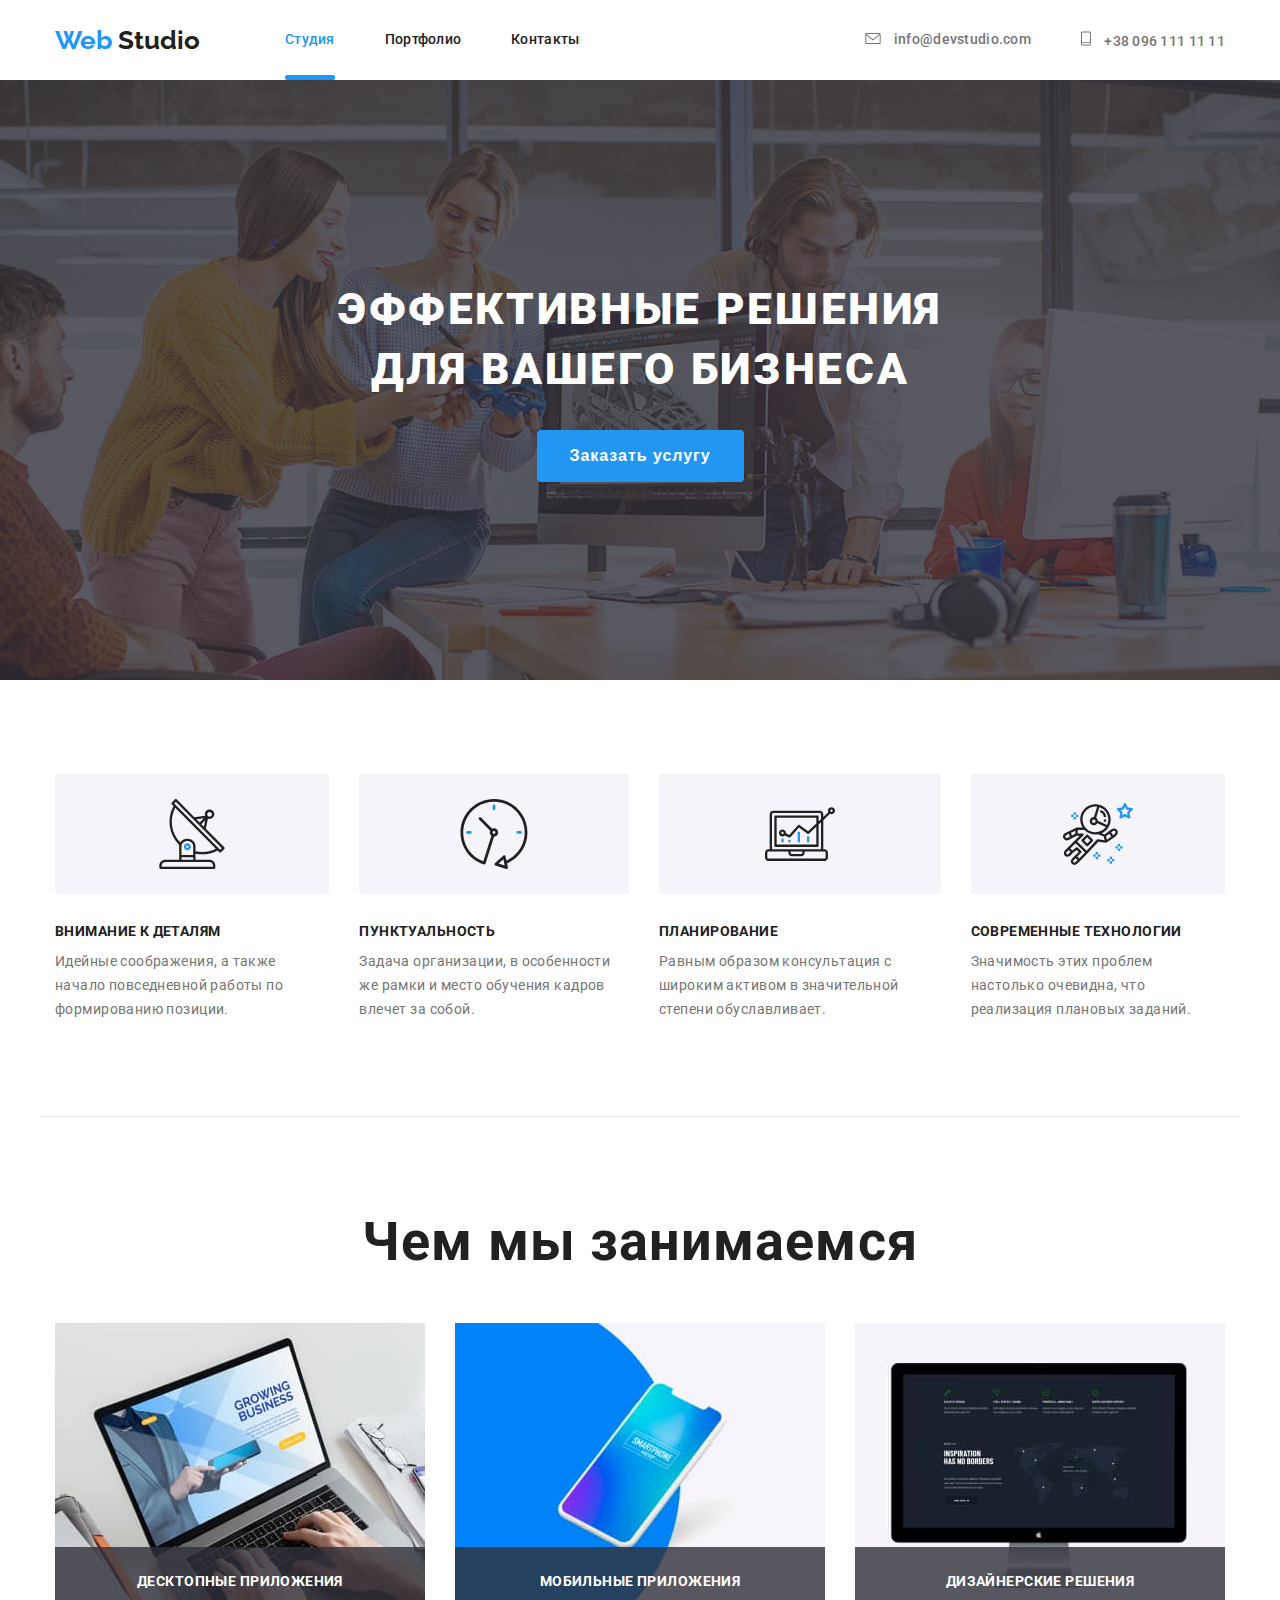
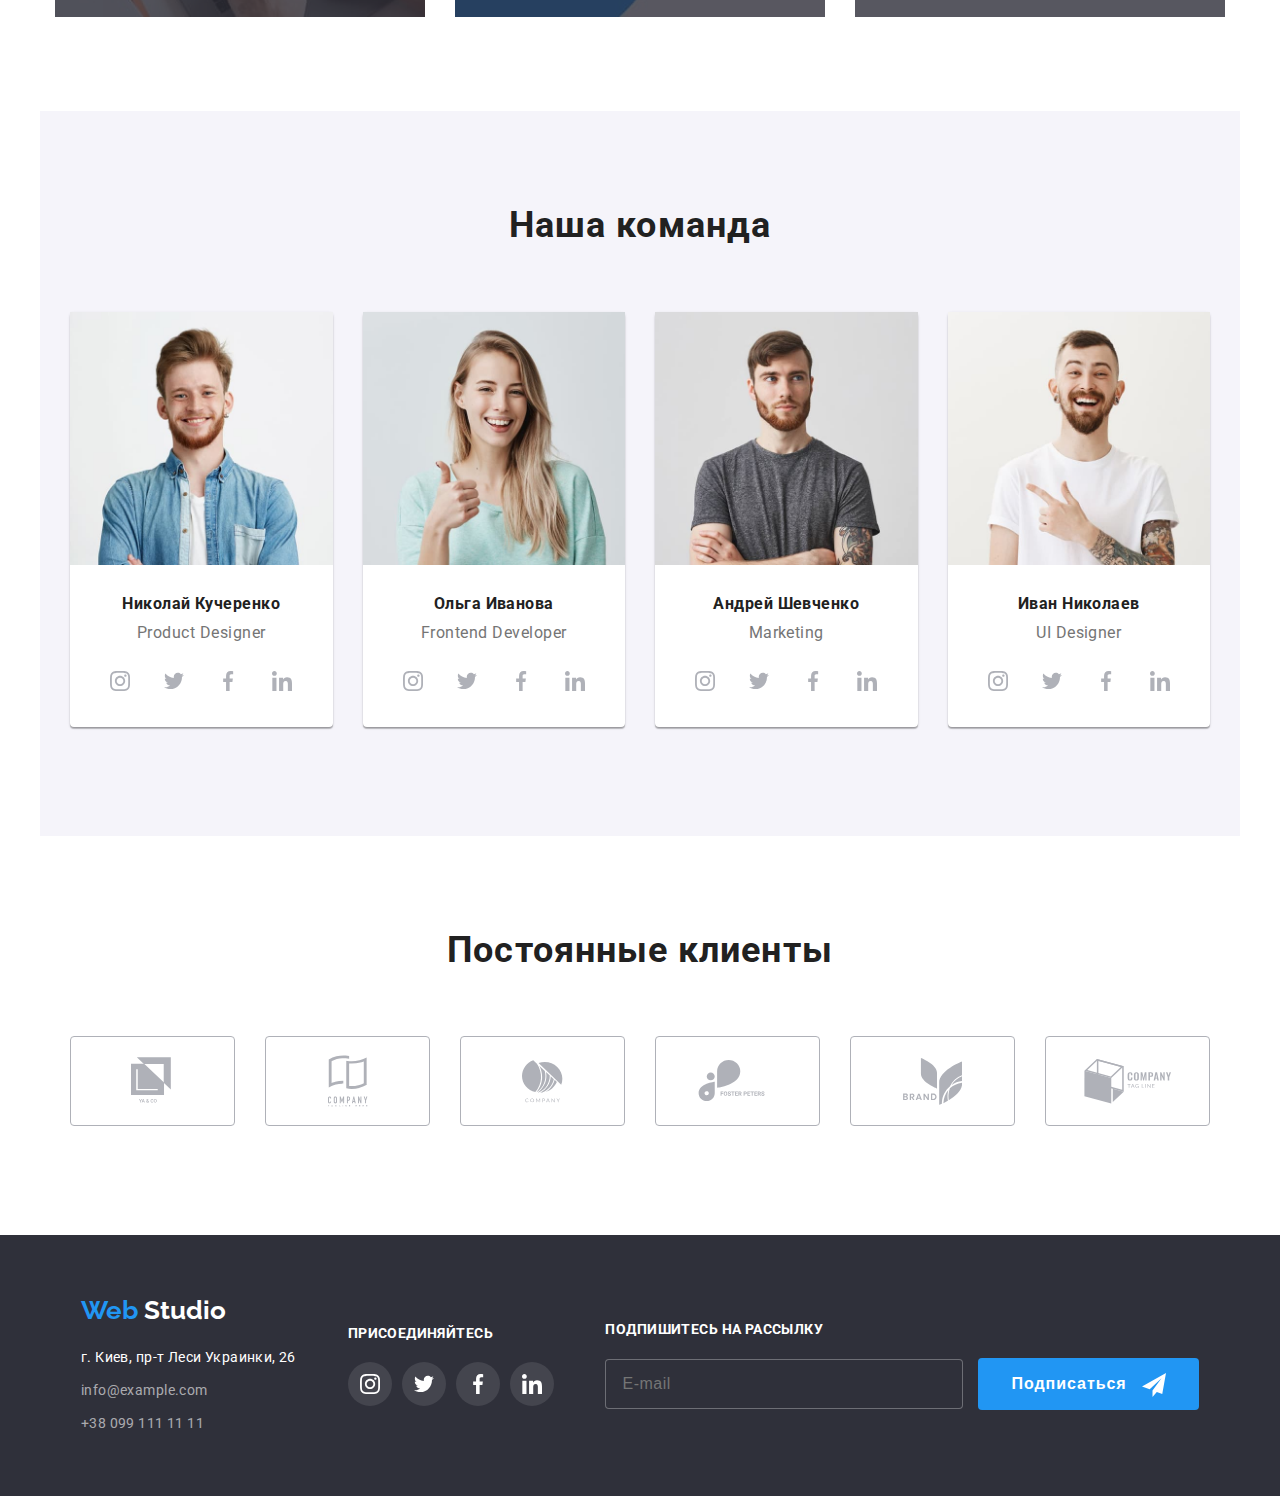
<file: index.html>
<!DOCTYPE html>
<html lang="ru">
  <head>
    <meta charset="UTF-8" />
    <meta http-equiv="X-UA-Compatible" content="IE=edge" />
    <meta name="viewport" content="width=device-width, initial-scale=1.0" />
    <title>Web Studio</title>
    <link
      href="https://fonts.googleapis.com/css2?family=Raleway:wght@700&family=Roboto:wght@400;500;700;900&display=swap"
      rel="stylesheet"
    />
    <link
      rel="stylesheet"
      href="https://cdnjs.cloudflare.com/ajax/libs/modern-normalize/1.1.0/modern-normalize.min.css"
      integrity="sha512-wpPYUAdjBVSE4KJnH1VR1HeZfpl1ub8YT/NKx4PuQ5NmX2tKuGu6U/JRp5y+Y8XG2tV+wKQpNHVUX03MfMFn9Q=="
      crossorigin="anonymous"
      referrerpolicy="no-referrer"
    />
    <link rel="stylesheet" href="./css/main.min.css" />
  </head>

  <body>
    <!-- Шапка сайта!!! -->
    <header class="page-header">
      <nav class="main-nav conteiner">
        <a href="./index.html" class="logo">Web <span class="studio">Studio</span></a>
        <div class="menu-container" id="menu-container" data-menu>
          <ul class="navigation list">
            <li class="item"><a href="#" class="link current">Студия</a></li>
            <li class="item">
              <a href="./portfolios.html" class="link underline">Портфолио</a>
            </li>
            <li class="item">
              <a href="#" class="link underline">Контакты</a>
            </li>
          </ul>
          <ul class="contacts list">
            <li class="contacts-item">
              <a class="contacts-link" href="info@devstudio.com">
                <svg class="connection" width="16" height="11">
                  <use href="./img/sprite.svg#logo_01"></use>
                </svg>
                info@devstudio.com
              </a>
            </li>
            <li class="contacts-item">
              <a class="contacts-link" href="+380961111111">
                <svg class="connection" width="10" height="15">
                  <use href="./img/sprite.svg#logo_02"></use>
                </svg>
                +38 096 111 11 11
              </a>
            </li>
          </ul>
        </div>
        <button
          type="button"
          class="menu-button is-open"
          aria-expanded="false"
          aria-controls="menu-container"
          data-menu-button
        >
          <svg width="40px" height="40px" aria-label="Переключатель мобильного меню">
            <use class="icon-cross" href="./img/sprite_menu.svg#menu"></use>
            <use class="icon-menu" href="./img/sprite_menu.svg#close"></use>
          </svg>
        </button>
      </nav>
    </header>
    <!-- Уникальное содержание!!! -->
    <main>
      <!-- Приветские сайта!!! -->
      <div class="overlay">
        <section class="hero">
          <h1 class="hero-title">
            Эффективные решения<br />
            для вашего бизнеса
          </h1>
          <button class="button-studio" data-modal-open>Заказать услугу</button>
          <div class="backdrop is-hidden" data-modal>
            <div class="modal">
              <form class="form" action="#">
                <h2>Оставьте свои данные, мы вам перезвоним</h2>
                <div class="form-field">
                  <input
                    class="form-input"
                    type="text"
                    name="name"
                    id="name"
                    placeholder=" "
                    autocomplete="on"
                    required
                  />
                  <label class="form-label" for="name">Имя</label>
                  <svg class="form-svg" width="18px" height="18px">
                    <use href="./img/sprite_2.svg#name"></use>
                  </svg>
                </div>
                <div class="form-field">
                  <input
                    class="form-input"
                    type="tel"
                    name="tel"
                    id="tel"
                    placeholder=" "
                    autocomplete="off"
                    required
                  />
                  <label class="form-label" for="tel">Телефон</label>
                  <svg class="form-svg" width="18px" height="18px">
                    <use href="./img/sprite_2.svg#phone"></use>
                  </svg>
                </div>
                <div class="form-field">
                  <input
                    class="form-input"
                    type="email"
                    name="mail"
                    id="mail"
                    placeholder=" "
                    autocomplete="on"
                    required
                  />
                  <label class="form-label" for="mail">Почта</label>
                  <svg class="form-svg" width="18px" height="18px">
                    <use href="./img/sprite_2.svg#email"></use>
                  </svg>
                </div>
                <div class="form-field">
                  <textarea class="form-textarea" name="coment" id="coment" placeholder="Коментарий"></textarea>
                </div>
                <div class="form-field">
                  <label class="checkbox-label">
                    <input type="checkbox" name="policy" class="form-checkbox" />
                    <span class="checkbox-icon"></span>
                    <span class="checkbox-text"
                      >Соглашаюсь с рассылкой и принимаю
                      <a
                        class="checkbox-link"
                        href="https://uk.wikipedia.org/wiki/%D0%92%D1%96%D0%BA%D1%96%D0%BF%D0%B5%D0%B4%D1%96%D1%8F:%D0%9F%D0%BE%D0%BB%D1%96%D1%82%D0%B8%D0%BA%D0%B0_%D0%BA%D0%BE%D0%BD%D1%84%D1%96%D0%B4%D0%B5%D0%BD%D1%86%D1%96%D0%B9%D0%BD%D0%BE%D1%81%D1%82%D1%96"
                      >
                        Условия договора</a
                      ></span
                    >
                  </label>
                </div>
                <button tupe="submit" class="button-modal">Отправить</button>
                <button class="close" type="reset" data-modal-close>
                  <svg class="close-svg" width="18px" height="18px">
                    <use href="./img/sprite_2.svg#x"></use>
                  </svg>
                </button>
              </form>
            </div>
          </div>
        </section>
      </div>
      <!-- Преимущества!!! -->
      <section class="section conteiner">
        <ul class="section-feature">
          <li class="section-list plate">
            <h2 class="section-title">ВНИМАНИЕ К ДЕТАЛЯМ</h2>
            <p class="section-text">Идейные соображения, а также начало повседневной работы по формированию позиции.</p>
          </li>
          <li class="section-list clock">
            <h2 class="section-title">ПУНКТУАЛЬНОСТЬ</h2>
            <p class="section-text">
              Задача организации, в особенности же рамки и место обучения кадров влечет за собой.
            </p>
          </li>
          <li class="section-list computer">
            <h2 class="section-title">ПЛАНИРОВАНИЕ</h2>
            <p class="section-text">
              Равным образом консультация с широким активом в значительной степени обуславливает.
            </p>
          </li>
          <li class="section-list astronaut">
            <h2 class="section-title">СОВРЕМЕННЫЕ ТЕХНОЛОГИИ</h2>
            <p class="section-text">Значимость этих проблем настолько очевидна, что реализация плановых заданий.</p>
          </li>
        </ul>
      </section>
      <!-- Наша деятельность!!! -->
      <section class="works conteiner">
        <h2 class="works-line">Чем мы занимаемся</h2>
        <ul class="works-ul">
          <li class="works-list">
            <h3 class="works-title">Десктопные приложения</h3>
            <img
              srcset="
              ./img/growing_business.jpg 1x,
              ./img/growing_business@2x.jpg 2x,
              ./img/growing_business@3x.jpg 3x
              "
              src="./img/growing_business.jpg"
              alt="computer"
              width="370"
            />
          </li>
          <li class="works-list">
            <h3 class="works-title">Мобильные приложения</h3>
            <img srcset="
            ./img/mobile.jpg 1x,
            ./img/mobile@2x.jpg 2x,
            ./img/mobile@3x.jpg 3x
            " 
            src="./img/mobile.jpg" alt="mobile" width="370" />
          </li>
          <li class="works-list">
            <h3 class="works-title">Дизайнерские решения</h3>
            <img srcset="
            ./img/monitor.jpg 1x,
            ./img/monitor@2x.jpg 2x,
            ./img/monitor@3x.jpg 3x
            "
             src="./img/monitor.jpg" alt="monitor" width="370" />
          </li>
        </ul>
      </section>
      <!-- Команда разработчиков!!! -->
      <section class="command conteiner">
        <h2 class="command-header">Наша команда</h2>
        <ul class="command-ul">
          <li class="command-list">
            <div class="command-box">
              <img class="command-image"
              srcset="
              ./img/product_designer.jpg 270w,
              ./img/product_designer@2x.jpg 540w,
              ./img/product_designer@3x.jpg 810w
              " 
              src="./img/product_designer.jpg" alt="product_designer"
              sizes="(min-width: 1200px) 25vw, (min-width: 768px) 50vw, (min-width: 480px) 100vw"
              />
              <h3 class="command-name">Николай Кучеренко</h3>
              <p class="command-paragraph">Product Designer</p>
              <ul class="command-title">
                <li class="command-social">
                  <a class="command-link" href="https://www.instagram.com/"
                    ><svg width="20" height="20">
                      <use href="./img/sprite.svg#instagram"></use></svg
                  ></a>
                </li>
                <li class="command-social">
                  <a class="command-link" href="https://www.twitter.com/"
                    ><svg width="20" height="20">
                      <use href="./img/sprite.svg#twitter"></use></svg
                  ></a>
                </li>
                <li class="command-social">
                  <a class="command-link" href="https://uk-ua.facebook.com/"
                    ><svg width="20" height="20">
                      <use href="./img/sprite.svg#facebook"></use></svg
                  ></a>
                </li>
                <li class="command-social">
                  <a class="command-link" href="https://linkedin.com/">
                    <svg width="20" height="20">
                      <use href="./img/sprite.svg#linkedin"></use></svg
                  ></a>
                </li>
              </ul>
            </div>
          </li>
          <li class="command-list">
            <div class="command-box">
              <img class="command-image"
              srcset="
              ./img/frontend_developer.jpg 270w,
              ./img/frontend_developer@2x.jpg 540w,
              ./img/frontend_developer@3x.jpg 810w
              "
              src="./img/frontend_developer.jpg" alt="frontend_developer"
              sizes="(min-width: 1200px) 25vw, (min-width: 768px) 50vw, (min-width: 480px) 100vw"
              />
              <h3 class="command-name">Ольга Иванова</h3>
              <p class="command-paragraph">Frontend Developer</p>
              <ul class="command-title">
                <li class="command-social">
                  <a class="command-link" href="https://www.instagram.com/"
                    ><svg width="20" height="20">
                      <use href="./img/sprite.svg#instagram"></use></svg
                  ></a>
                </li>
                <li class="command-social">
                  <a class="command-link" href="https://www.twitter.com/"
                    ><svg width="20" height="20">
                      <use href="./img/sprite.svg#twitter"></use></svg
                  ></a>
                </li>
                <li class="command-social">
                  <a class="command-link" href="https://uk-ua.facebook.com/"
                    ><svg width="20" height="20">
                      <use href="./img/sprite.svg#facebook"></use></svg
                  ></a>
                </li>
                <li class="command-social">
                  <a class="command-link" href="https://linkedin.com/">
                    <svg width="20" height="20">
                      <use href="./img/sprite.svg#linkedin"></use></svg
                  ></a>
                </li>
              </ul>
            </div>
          </li>
          <li class="command-list">
            <div class="command-box">
              <img class="command-image"
              srcset="
              ./img/marketing.jpg 270w,
              ./img/marketing@2x.jpg 540w,
              ./img/marketing@3x.jpg 810w
              " 
              src="./img/marketing.jpg" alt="marketing" 
              sizes="(min-width: 1200px) 25vw, (min-width: 768px) 50vw, (min-width: 480px) 100vw"
              />
              <h3 class="command-name">Андрей Шевченко</h3>
              <p class="command-paragraph">Marketing</p>
              <ul class="command-title">
                <li class="command-social">
                  <a class="command-link" href="https://www.instagram.com/"
                    ><svg width="20" height="20">
                      <use href="./img/sprite.svg#instagram"></use></svg
                  ></a>
                </li>
                <li class="command-social">
                  <a class="command-link" href="https://www.twitter.com/"
                    ><svg width="20" height="20">
                      <use href="./img/sprite.svg#twitter"></use></svg
                  ></a>
                </li>
                <li class="command-social">
                  <a class="command-link" href="https://uk-ua.facebook.com/"
                    ><svg width="20" height="20">
                      <use href="./img/sprite.svg#facebook"></use></svg
                  ></a>
                </li>
                <li class="command-social">
                  <a class="command-link" href="https://linkedin.com/">
                    <svg width="20" height="20">
                      <use href="./img/sprite.svg#linkedin"></use></svg
                  ></a>
                </li>
              </ul>
            </div>
          </li>
          <li class="command-list">
            <div class="command-box">
              <img class="command-image"
              srcset="
              img/designer.jpg 270w,
              img/designer@2x.jpg 540w,
              img/designer@3x.jpg 810w
              " 
              src="img/designer.jpg" alt="designer"
              sizes="(min-width: 1200px) 25vw, (min-width: 768px) 50vw, (min-width: 480px) 100vw"
              />
              <h3 class="command-name">Иван Николаев</h3>
              <p class="command-paragraph">UI Designer</p>
              <ul class="command-title">
                <li class="command-social">
                  <a class="command-link" href="https://www.instagram.com/"
                    ><svg width="20" height="20">
                      <use href="./img/sprite.svg#instagram"></use></svg
                  ></a>
                </li>
                <li class="command-social">
                  <a class="command-link" href="https://www.twitter.com/"
                    ><svg width="20" height="20">
                      <use href="./img/sprite.svg#twitter"></use></svg
                  ></a>
                </li>
                <li class="command-social">
                  <a class="command-link" href="https://uk-ua.facebook.com/"
                    ><svg width="20" height="20">
                      <use href="./img/sprite.svg#facebook"></use></svg
                  ></a>
                </li>
                <li class="command-social">
                  <a class="command-link" href="https://linkedin.com/">
                    <svg width="20" height="20">
                      <use href="./img/sprite.svg#linkedin"></use></svg
                  ></a>
                </li>
              </ul>
            </div>
          </li>
        </ul>
      </section>
      <!-- Клиенты!!! -->
      <section class="clients conteiner">
        <h2 class="clients-title">Постоянные клиенты</h2>

        <ul class="clients-item">
          <li class="clients-company">
            <a class="clients-logo" href="#"
              ><svg width="44" height="49">
                <use href="./img/sprite.svg#logo-1"></use></svg
            ></a>
          </li>
          <li class="clients-company">
            <a class="clients-logo" href="#"
              ><svg width="40" height="52">
                <use href="./img/sprite.svg#logo-2"></use></svg
            ></a>
          </li>
          <li class="clients-company">
            <a class="clients-logo" href="#"
              ><svg width="41" height="43">
                <use href="./img/sprite.svg#logo-3"></use></svg
            ></a>
          </li>
          <li class="clients-company">
            <a class="clients-logo" href="#"
              ><svg width="80" height="42">
                <use href="./img/sprite.svg#logo-4"></use></svg
            ></a>
          </li>
          <li class="clients-company">
            <a class="clients-logo" href="#"
              ><svg width="59" height="47">
                <use href="./img/sprite.svg#logo-5"></use></svg
            ></a>
          </li>
          <li class="clients-company">
            <a class="clients-logo" href="#"
              ><svg width="88" height="45">
                <use href="./img/sprite.svg#logo-6"></use></svg
            ></a>
          </li>
        </ul>
      </section>
    </main>
    <!-- Подвал!!! -->
    <footer class="footer">
      <div class="footer-contant conteiner">
        <div class="footer-contact">
          <a href="./index.html" class="logo">Web <span class="footer-studio">Studio</span></a>

          <address class="footer-adres">
            <a
              href="https://www.google.com.ua/maps/place/%D0%B1%D1%83%D0%BB.+%D0%9B%D0%B5%D1%81%D0%B8+%D0%A3%D0%BA%D1%80%D0%B0%D0%B8%D0%BD%D0%BA%D0%B8,+26,+%D0%9A%D0%B8%D0%B5%D0%B2,+02000/@50.4265841,30.5361971,17z/data=!3m1!4b1!4m5!3m4!1s0x40d4cf0e033ecbe9:0x57a4dffefec77da0!8m2!3d50.4265807!4d30.5383858?hl=ru"
              class="footer-title"
              >г. Киев, пр-т Леси Украинки, 26</a
            >
          </address>

          <a href="info@example.com" class="footer-exile">info@example.com</a>

          <a href="+380991111111" class="footer-exile">+38 099 111 11 11</a>
        </div>
        <div>
          <p>
            <b>ПРИСОЕДИНЯЙТЕСЬ</b>
          </p>
          <ul class="footer-networks">
            <li>
              <a class="footer-titles" href="https://www.instagram.com/">
                <svg width="20" height="20">
                  <use href="./img/sprite.svg#instagram"></use>
                </svg>
              </a>
            </li>
            <li>
              <a class="footer-titles" href="https://twitter.com/?lang=ru">
                <svg width="20" height="20">
                  <use href="./img/sprite.svg#twitter"></use></svg
              ></a>
            </li>
            <li>
              <a class="footer-titles" href="https://uk-ua.facebook.com/">
                <svg width="20" height="20">
                  <use href="./img/sprite.svg#facebook"></use></svg
              ></a>
            </li>
            <li>
              <a class="footer-titles" href="https://linkedin.com/">
                <svg width="20" height="20">
                  <use href="./img/sprite.svg#linkedin"></use></svg
              ></a>
            </li>
          </ul>
        </div>
        <div class="footer-signature">
          <form action="#">
            <label class="footer-imput" for="spam">Подпишитесь на рассылку</label>
            <input
              class="footer-forma"
              type="email"
              name="spam"
              id="spam"
              autocomplete="email"
              placeholder="E-mail"
              required
            />
            <button type="submit" class="footer-button">
              Подписаться
              <svg class="footer-icon" width="24px" height="24px">
                <use href="./img/sprite_2.svg#telega"></use>
              </svg>
            </button>
          </form>
        </div>
      </div>
    </footer>
    <script src="./js/modal.js"></script>
    <script src="./js/menu.js"></script>
  </body>
</html>
</file>
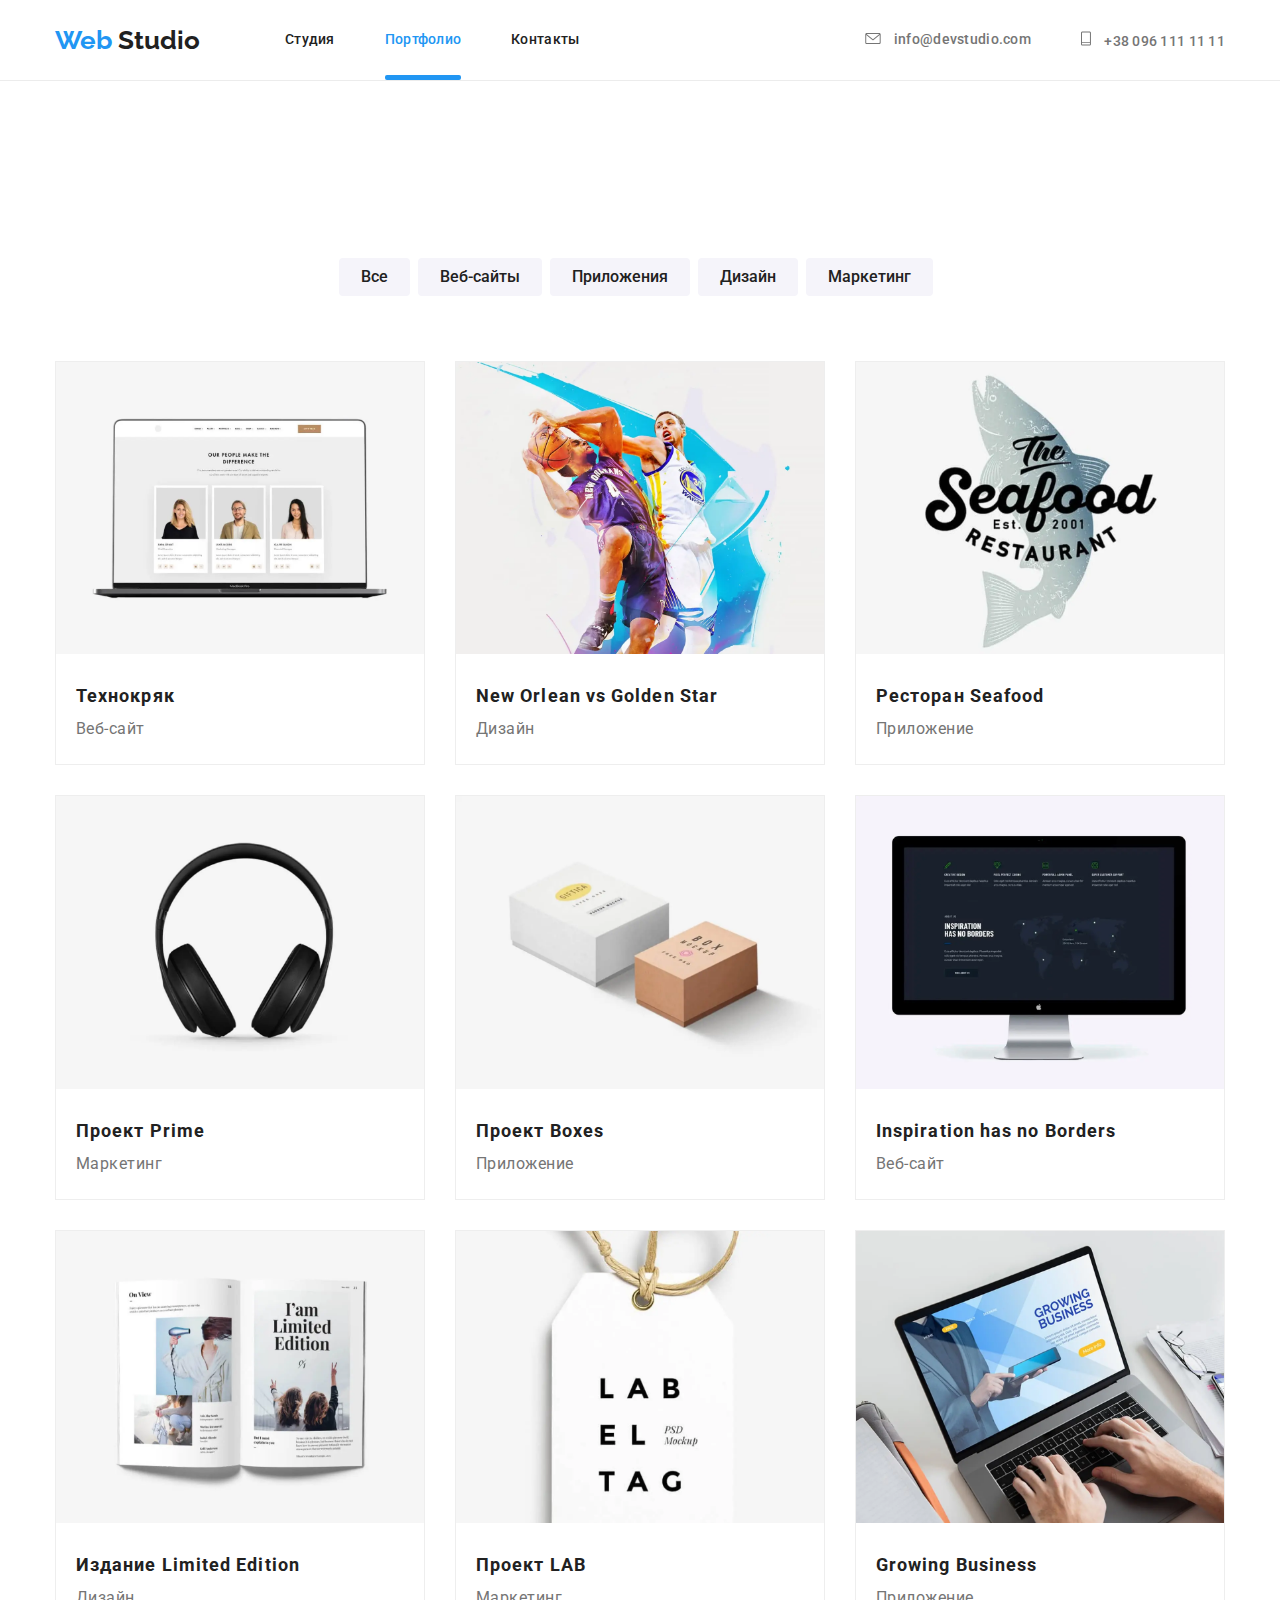
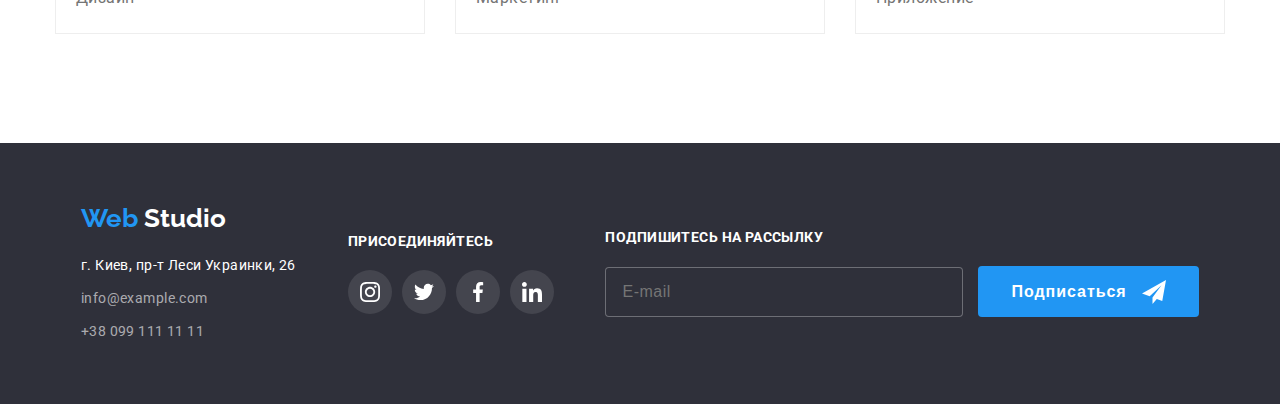
<file: portfolios.html>
<!DOCTYPE html>
<html lang="ru">
  <head>
    <meta charset="UTF-8" />
    <meta http-equiv="X-UA-Compatible" content="IE=edge" />
    <meta name="viewport" content="width=device-width, initial-scale=1.0" />
    <title>Портфолио</title>
    <link
      href="https://fonts.googleapis.com/css2?family=Raleway:wght@700&family=Roboto:wght@400;500;700;900&display=swap"
      rel="stylesheet"
    />
    <link
      rel="stylesheet"
      href="https://cdnjs.cloudflare.com/ajax/libs/modern-normalize/1.1.0/modern-normalize.min.css"
      integrity="sha512-wpPYUAdjBVSE4KJnH1VR1HeZfpl1ub8YT/NKx4PuQ5NmX2tKuGu6U/JRp5y+Y8XG2tV+wKQpNHVUX03MfMFn9Q=="
      crossorigin="anonymous"
      referrerpolicy="no-referrer"
    />
    <link rel="stylesheet" href="./css/main.min.css" />
  </head>
  <body>
    <!-- Шапка!!! -->
    <header class="page-header page-portfolio">
      <nav class="main-nav conteiner">
        <a href="./index.html" class="logo">Web <span class="studio">Studio</span></a>
        <div class="menu-container" id="menu-container" data-menu>
          <ul class="navigation list">
            <li class="item"><a href="./index.html" class="link underline">Студия</a></li>
            <li class="item">
              <a href="#" class="link current">Портфолио</a>
            </li>
            <li class="item">
              <a href="#" class="link underline">Контакты</a>
            </li>
          </ul>
          <ul class="contacts list">
            <li class="contacts-item">
              <a class="contacts-link" href="info@devstudio.com">
                <svg class="connection" width="16" height="11">
                  <use href="./img/sprite.svg#logo_01"></use>
                </svg>
                info@devstudio.com
              </a>
            </li>
            <li class="contacts-item">
              <a class="contacts-link" href="+380961111111">
                <svg class="connection" width="10" height="15">
                  <use href="./img/sprite.svg#logo_02"></use>
                </svg>
                +38 096 111 11 11
              </a>
            </li>
          </ul>
        </div>
        <button
          type="button"
          class="menu-button is-open"
          aria-expanded="false"
          aria-controls="menu-container"
          data-menu-button
        >
          <svg width="40px" height="40px" aria-label="Переключатель мобильного меню">
            <use class="icon-cross" href="./img/sprite_menu.svg#menu"></use>
            <use class="icon-menu" href="./img/sprite_menu.svg#close"></use>
          </svg>
        </button>
      </nav>
    </header>
    <main>
      <!-- Работы!!! -->
      <section>
        <div class="portfolio conteiner">
          <h1>СТРАНИЦА ПОРТФОЛИО</h1>
          <ul class="portfolio-button">
            <li><button type="button" class="button-list">Все</button></li>
            <li class="button">
              <button type="button" class="button-list">Веб-сайты</button>
            </li>
            <li><button type="button" class="button-list">Приложения</button></li>
            <li><button type="button" class="button-list">Дизайн</button></li>
            <li><button type="button" class="button-list">Маркетинг</button></li>
          </ul>

          <ul class="portfolio-list">
            <li class="portfolio-element">
              <a href="#" class="portfolio-link">
                <div class="portfolio-exile">
                  <picture>
                    <source
                      srcset="
                        ./img/portfolio/activity_1.webp     370w,
                        ./img/portfolio/activity_1@2x.webp  740w,
                        ./img/portfolio/activity_1@3x.webp 1100w
                      "
                      type="image/webp"
                    />

                    <img
                      srcset="
                        ./img/portfolio/activity_1.jpg     370w,
                        ./img/portfolio/activity_1@2x.jpg  740w,
                        ./img/portfolio/activity_1@3x.jpg 1100w
                      "
                      src="./img/portfolios_img/activity_1.jpg"
                      alt="страница с изображением людей"
                      sizes="(min-width: 1200px) 30vw, (min-width: 768px) 50vw, (min-width: 480px) 100vw"
                    />
                  </picture>
                  <p class="description">
                    Технокряк это современная площадка распространения коронавируса. Компании используют эту платформу
                    для цифрового шпионажа и атак на защищённые сервера конкурентов.
                  </p>
                </div>

                <div class="portfolio-forma">
                  <h2 class="main-text">Технокряк</h2>
                  <p class="paragraph">Веб-сайт</p>
                </div>
              </a>
            </li>
            <li class="portfolio-element">
              <a href="#" class="portfolio-link">
                <div class="portfolio-exile">
                  <picture>
                    <source
                      srcset="
                        ./img/portfolio/activity_2.webp     370w,
                        ./img/portfolio/activity_2@2x.webp  740w,
                        ./img/portfolio/activity_2@3x.webp 1100w
                      "
                      type="image/webp"
                    />

                    <img
                      srcset="
                        ./img/portfolio/activity_2.jpg     370w,
                        ./img/portfolio/activity_2@2x.jpg  740w,
                        ./img/portfolio/activity_2@3x.jpg 1100w
                      "
                      src="./img/portfolios_img/activity_3.jpg"
                      alt="фото игры в баскетбол"
                      sizes="(min-width: 1200px) 30vw, (min-width: 768px) 50vw, (min-width: 480px) 100vw"
                    />
                  </picture>
                  <p class="description">
                    Технокряк это современная площадка распространения коронавируса. Компании используют эту платформу
                    для цифрового шпионажа и атак на защищённые сервера конкурентов.
                  </p>
                </div>
                <div class="portfolio-forma">
                  <h2 class="main-text">New Orlean vs Golden Star</h2>
                  <p class="paragraph">Дизайн</p>
                </div>
              </a>
            </li>
            <li class="portfolio-element">
              <a href="#" class="portfolio-link">
                <div class="portfolio-exile">
                  <picture>
                    <source
                      srcset="
                        ./img/portfolio/activity_3.webp     370w,
                        ./img/portfolio/activity_3@2x.webp  740w,
                        ./img/portfolio/activity_3@3x.webp 1100w
                      "
                      type="image/webp"
                    />

                    <img
                      srcset="
                        ./img/portfolio/activity_3.jpg     370w,
                        ./img/portfolio/activity_3@2x.jpg  740w,
                        ./img/portfolio/activity_3@3x.jpg 1100w
                      "
                      src="./img/portfolios_img/activity_3.jpg"
                      alt="афиша ресторана"
                      sizes="(min-width: 1200px) 30vw, (min-width: 768px) 50vw, (min-width: 480px) 100vw"
                    />
                  </picture>
                  <p class="description">
                    Технокряк это современная площадка распространения коронавируса. Компании используют эту платформу
                    для цифрового шпионажа и атак на защищённые сервера конкурентов.
                  </p>
                </div>
                <div class="portfolio-forma">
                  <h2 class="main-text">Ресторан Seafood</h2>
                  <p class="paragraph">Приложение</p>
                </div>
              </a>
            </li>
            <li class="portfolio-element">
              <a href="#" class="portfolio-link">
                <div class="portfolio-exile">
                 <picture>
                    <source
                      srcset="
                        ./img/portfolio/activity_4.webp     370w,
                        ./img/portfolio/activity_4@2x.webp  740w,
                        ./img/portfolio/activity_4@3x.webp 1100w
                      "
                      type="image/webp"
                    />

                    <img
                      srcset="
                        ./img/portfolio/activity_4.jpg     370w,
                        ./img/portfolio/activity_4@2x.jpg  740w,
                        ./img/portfolio/activity_4@3x.jpg 1100w
                      "
                      src="./img/portfolios_img/activity_4.jpg"
                      alt="фото с черными наушниками"
                      sizes="(min-width: 1200px) 30vw, (min-width: 768px) 50vw, (min-width: 480px) 100vw"
                    />
                  </picture>
                  <p class="description">
                    Технокряк это современная площадка распространения коронавируса. Компании используют эту платформу
                    для цифрового шпионажа и атак на защищённые сервера конкурентов.
                  </p>
                </div>
                <div class="portfolio-forma">
                  <h2 class="main-text">Проект Prime</h2>
                  <p class="paragraph">Маркетинг</p>
                </div>
              </a>
            </li>
            <li class="portfolio-element">
              <a href="#" class="portfolio-link">
                <div class="portfolio-exile">
               <picture>
                    <source
                      srcset="
                        ./img/portfolio/activity_5.webp     370w,
                        ./img/portfolio/activity_5@2x.webp  740w,
                        ./img/portfolio/activity_5@3x.webp 1100w
                      "
                      type="image/webp"
                    />

                    <img
                      srcset="
                        ./img/portfolio/activity_5.jpg     370w,
                        ./img/portfolio/activity_5@2x.jpg  740w,
                        ./img/portfolio/activity_5@3x.jpg 1100w
                      "
                      src="./img/portfolios_img/activity_5.jpg"
                      alt="две картонные коробки"
                      sizes="(min-width: 1200px) 30vw, (min-width: 768px) 50vw, (min-width: 480px) 100vw"
                    />
                  </picture>
                  <p class="description">
                    Технокряк это современная площадка распространения коронавируса. Компании используют эту платформу
                    для цифрового шпионажа и атак на защищённые сервера конкурентов.
                  </p>
                </div>
                <div class="portfolio-forma">
                  <h2 class="main-text">Проект Boxes</h2>
                  <p class="paragraph">Приложение</p>
                </div>
              </a>
            </li>
            <li class="portfolio-element">
              <a href="#" class="portfolio-link">
                <div class="portfolio-exile">
                 <picture>
                    <source
                      srcset="
                        ./img/portfolio/activity_6.webp     370w,
                        ./img/portfolio/activity_6@2x.webp  740w,
                        ./img/portfolio/activity_6@3x.webp 1100w
                      "
                      type="image/webp"
                    />

                    <img
                      srcset="
                        ./img/portfolio/activity_6.jpg     370w,
                        ./img/portfolio/activity_6@2x.jpg  740w,
                        ./img/portfolio/activity_6@3x.jpg 1100w
                      "
                      src="./img/portfolios_img/activity_6.jpg"
                      alt="открытая страница сайта на мониторе компьютера"
                      sizes="(min-width: 1200px) 30vw, (min-width: 768px) 50vw, (min-width: 480px) 100vw"
                    />
                  </picture>
                  <p class="description">
                    Технокряк это современная площадка распространения коронавируса. Компании используют эту платформу
                    для цифрового шпионажа и атак на защищённые сервера конкурентов.
                  </p>
                </div>
                <div class="portfolio-forma">
                  <h2 class="main-text">Inspiration has no Borders</h2>
                  <p class="paragraph">Веб-сайт</p>
                </div>
              </a>
            </li>
            <li class="portfolio-element">
              <a href="#" class="portfolio-link">
                <div class="portfolio-exile">
                  <picture>
                    <source
                      srcset="
                        ./img/portfolio/activity_7.webp     370w,
                        ./img/portfolio/activity_7@2x.webp  740w,
                        ./img/portfolio/activity_7@3x.webp 1100w
                      "
                      type="image/webp"
                    />

                    <img
                      srcset="
                        ./img/portfolio/activity_7.jpg     370w,
                        ./img/portfolio/activity_7@2x.jpg  740w,
                        ./img/portfolio/activity_7@3x.jpg 1100w
                      "
                      src="./img/portfolios_img/activity_7.jpg"
                      alt="открытый журнал с дизайном"
                      sizes="(min-width: 1200px) 30vw, (min-width: 768px) 50vw, (min-width: 480px) 100vw"
                    />
                  </picture>
                  <p class="description">
                    Технокряк это современная площадка распространения коронавируса. Компании используют эту платформу
                    для цифрового шпионажа и атак на защищённые сервера конкурентов.
                  </p>
                </div>
                <div class="portfolio-forma">
                  <h2 class="main-text">Издание Limited Edition</h2>
                  <p class="paragraph">Дизайн</p>
                </div>
              </a>
            </li>
            <li class="portfolio-element">
              <a href="#" class="portfolio-link">
                <div class="portfolio-exile">
                  <picture>
                    <source
                      srcset="
                        ./img/portfolio/activity_8.webp     370w,
                        ./img/portfolio/activity_8@2x.webp  740w,
                        ./img/portfolio/activity_8@3x.webp 1100w
                      "
                      type="image/webp"
                    />

                    <img
                      srcset="
                        ./img/portfolio/activity_8.jpg     370w,
                        ./img/portfolio/activity_8@2x.jpg  740w,
                        ./img/portfolio/activity_8@3x.jpg 1100w
                      "
                      src="./img/portfolios_img/activity_8.jpg"
                      alt="логотип с названием фирмы"
                      sizes="(min-width: 1200px) 30vw, (min-width: 768px) 50vw, (min-width: 480px) 100vw"
                    />
                  </picture>
                  <p class="description">
                    Технокряк это современная площадка распространения коронавируса. Компании используют эту платформу
                    для цифрового шпионажа и атак на защищённые сервера конкурентов.
                  </p>
                </div>
                <div class="portfolio-forma">
                  <h2 class="main-text">Проект LAB</h2>
                  <p class="paragraph">Маркетинг</p>
                </div>
              </a>
            </li>
            <li class="portfolio-element">
              <a href="#" class="portfolio-link">
                <div class="portfolio-exile">
                  <picture>
                    <source
                      srcset="
                        ./img/portfolio/activity_9.webp     370w,
                        ./img/portfolio/activity_9@2x.webp  740w,
                        ./img/portfolio/activity_9@3x.webp 1100w
                      "
                      type="image/webp"
                    />

                    <img
                      srcset="
                        ./img/portfolio/activity_9.jpg     370w,
                        ./img/portfolio/activity_9@2x.jpg  740w,
                        ./img/portfolio/activity_9@3x.jpg 1100w
                      "
                      src="./img/portfolios_img/activity_9.jpg"
                      alt="работа за ноутбуком"
                      sizes="(min-width: 1200px) 30vw, (min-width: 768px) 50vw, (min-width: 480px) 100vw"
                    />
                  </picture>
                  <p class="description">
                    Технокряк это современная площадка распространения коронавируса. Компании используют эту платформу
                    для цифрового шпионажа и атак на защищённые сервера конкурентов.
                  </p>
                </div>
                <div class="portfolio-forma">
                  <h2 class="main-text">Growing Business</h2>
                  <p class="paragraph">Приложение</p>
                </div>
              </a>
            </li>
          </ul>
        </div>
      </section>
    </main>
    <!-- Подвал!!! -->
    <footer class="footer">
      <div class="footer-contant conteiner">
        <div class="footer-contact">
          <a href="./index.html" class="logo">Web <span class="footer-studio">Studio</span></a>

          <address class="footer-adres">
            <a
              href="https://www.google.com.ua/maps/place/%D0%B1%D1%83%D0%BB.+%D0%9B%D0%B5%D1%81%D0%B8+%D0%A3%D0%BA%D1%80%D0%B0%D0%B8%D0%BD%D0%BA%D0%B8,+26,+%D0%9A%D0%B8%D0%B5%D0%B2,+02000/@50.4265841,30.5361971,17z/data=!3m1!4b1!4m5!3m4!1s0x40d4cf0e033ecbe9:0x57a4dffefec77da0!8m2!3d50.4265807!4d30.5383858?hl=ru"
              class="footer-title"
              >г. Киев, пр-т Леси Украинки, 26</a
            >
          </address>

          <a href="info@example.com" class="footer-exile">info@example.com</a>

          <a href="+380991111111" class="footer-exile">+38 099 111 11 11</a>
        </div>
        <div>
          <p>
            <b>ПРИСОЕДИНЯЙТЕСЬ</b>
          </p>
          <ul class="footer-networks">
            <li>
              <a class="footer-titles" href="https://www.instagram.com/">
                <svg width="20" height="20">
                  <use href="./img/sprite.svg#instagram"></use>
                </svg>
              </a>
            </li>
            <li>
              <a class="footer-titles" href="https://twitter.com/?lang=ru">
                <svg width="20" height="20">
                  <use href="./img/sprite.svg#twitter"></use></svg
              ></a>
            </li>
            <li>
              <a class="footer-titles" href="https://uk-ua.facebook.com/">
                <svg width="20" height="20">
                  <use href="./img/sprite.svg#facebook"></use></svg
              ></a>
            </li>
            <li>
              <a class="footer-titles" href="https://linkedin.com/">
                <svg width="20" height="20">
                  <use href="./img/sprite.svg#linkedin"></use></svg
              ></a>
            </li>
          </ul>
        </div>
        <div class="footer-signature">
          <form action="#">
            <label class="footer-imput" for="spam">Подпишитесь на рассылку</label>
            <input
              class="footer-forma"
              type="email"
              name="spam"
              id="spam"
              autocomplete="email"
              placeholder="E-mail"
              required
            />
            <button type="submit" class="footer-button">
              Подписаться
              <svg class="footer-icon" width="24px" height="24px">
                <use href="./img/sprite_2.svg#telega"></use>
              </svg>
            </button>
          </form>
        </div>
      </div>
    </footer>

    <script src="./js/menu.js"></script>
  </body>
</html>
</file>
<file: css/main.min.css>
html{-webkit-box-sizing:border-box;box-sizing:border-box}*,*::before,*::after{-webkit-box-sizing:inherit;box-sizing:inherit}ul{list-style:none;padding:0;margin:0}p{-webkit-user-select:none;-moz-user-select:none;-ms-user-select:none;user-select:none}h1,h2,h3,h4,p{margin:0;padding:0}a{text-decoration:none}img{display:block;max-width:100%;height:auto}.conteiner{margin-left:auto;margin-right:auto;padding-left:15px;padding-right:15px}@media screen and (min-width: 480px){.conteiner{width:480px}}@media screen and (min-width: 768px){.conteiner{width:768px}}@media screen and (min-width: 1200px){.conteiner{width:1200px}}body{margin:0;background-color:#fff;color:#757575;font-family:Roboto,sans-serif;font-size:14px}.logo{color:#2196f3;font-family:"Raleway";font-weight:700;font-size:26px;line-height:1.19}.logo .studio{color:#212121}.main-nav{display:-webkit-box;display:-ms-flexbox;display:flex;-webkit-box-align:center;-ms-flex-align:center;align-items:center}@media screen and (max-width: 767px){.main-nav{padding-top:10px;padding-bottom:10px}}.navigation{display:-webkit-box;display:-ms-flexbox;display:flex;margin-left:85px}@media screen and (max-width: 767px){.navigation{display:inline-block;margin:0}}@media screen and (min-width: 768px){.navigation .item+.item{margin-left:50px}}.navigation .link:hover,.navigation .link:focus{color:#2196f3}.navigation .current{color:#2196f3}.navigation .underline:hover::after{-webkit-transform:scaleY(1);transform:scaleY(1);opacity:1;width:100%}.link{display:inline-block;position:relative;-webkit-box-pack:center;-ms-flex-pack:center;justify-content:center;-webkit-box-align:center;-ms-flex-align:center;align-items:center;color:#212121;font-weight:500;font-size:14px;line-height:1.14;letter-spacing:.02em;padding-top:32px;padding-bottom:32px;-webkit-transition-duration:250ms;transition-duration:250ms;-webkit-transition-timing-function:cubic-bezier(0.4, 0, 0.2, 1);transition-timing-function:cubic-bezier(0.4, 0, 0.2, 1)}@media screen and (max-width: 767px){.link{padding-top:20px;padding-bottom:20px;font-size:18px;line-height:1.16}}.contacts-link{display:block;position:relative;-webkit-box-pack:center;-ms-flex-pack:center;justify-content:center;-webkit-box-align:center;-ms-flex-align:center;align-items:center;font-weight:500;font-size:14px;line-height:1.14;letter-spacing:.02em;-webkit-transition-duration:250ms;transition-duration:250ms;-webkit-transition-timing-function:cubic-bezier(0.4, 0, 0.2, 1);transition-timing-function:cubic-bezier(0.4, 0, 0.2, 1)}@media screen and (max-width: 767px){.contacts-link{padding:0;font-size:18px;line-height:1.16}}@media screen and (min-width: 768px)and (max-width: 1199px){.contacts-link{font-size:12px;line-height:1.16;padding:0}}.underline:after{content:"";display:block;position:absolute;bottom:0;border-radius:2px;width:100%;height:4px;background-color:#2196f3;-webkit-transition-duration:250ms;transition-duration:250ms;-webkit-transition-timing-function:cubic-bezier(0.4, 0, 0.2, 1);transition-timing-function:cubic-bezier(0.4, 0, 0.2, 1);-webkit-transform:scaleX(0);transform:scaleX(0);opacity:0}.current:after{content:"";display:block;position:absolute;bottom:0;border-radius:2px;width:100%;height:5px;background-color:#2196f3;-webkit-transition-duration:250ms;transition-duration:250ms;-webkit-transition-timing-function:cubic-bezier(0.4, 0, 0.2, 1);transition-timing-function:cubic-bezier(0.4, 0, 0.2, 1)}.contacts{display:block;-webkit-box-align:center;-ms-flex-align:center;align-items:center;margin-left:auto}.contacts-item:hover .connection,.contacts-item:focus .connection{color:#2196f3;fill:#2196f3}@media screen and (max-width: 767px){.contacts-item:not(:last-child){margin-bottom:18px}}@media screen and (max-width: 1199px){.contacts-item:not(:last-child){margin-bottom:10px}}@media screen and (max-width: 767px){.contacts{margin:0;margin-top:40px}}@media screen and (min-width: 1200px){.contacts{display:-webkit-box;display:-ms-flexbox;display:flex;-webkit-box-align:center;-ms-flex-align:center;align-items:center}}@media screen and (min-width: 1199px){.contacts .contacts-item+.contacts-item{margin-left:50px}}.contacts .link{color:#757575}.contacts .contacts-link{color:#757575}.contacts .link:hover,.contacts .link:focus{color:#2196f3}.contacts .contacts-link:hover,.contacts .contacts-link:focus{color:#2196f3}.contacts .connection{fill:#757575;margin-right:10px;margin-left:0;-webkit-transition-duration:250ms;transition-duration:250ms;-webkit-transition-timing-function:cubic-bezier(0.4, 0, 0.2, 1);transition-timing-function:cubic-bezier(0.4, 0, 0.2, 1)}.contacts .item:hover .connection,.contacts .item:focus .connection{color:#2196f3;fill:#2196f3}.hero{text-align:center;padding-top:118px;padding-bottom:118px}@media screen and (min-width: 1200px){.hero{padding-top:200px;padding-bottom:200px}}.hero .hero-title{margin-top:0;margin-bottom:30px;color:#fff;font-weight:900;font-size:26px;line-height:1.61;letter-spacing:.06em;margin-top:0;margin-bottom:30px;text-transform:uppercase}@media screen and (min-width: 1200px){.hero .hero-title{font-size:44px;line-height:1.36}}.hero .button-studio{padding:10px 32px;border-radius:4px;border:1px solid rgba(0,0,0,0);text-align:center;color:#fff;background-color:#2196f3;font-weight:700;font-size:16px;line-height:1.87;letter-spacing:.06em;display:inline-block;border-color:rgba(0,0,0,0);cursor:pointer}.overlay{max-width:1600px;height:600px;position:relative;margin-left:auto;margin-right:auto;background-color:#2f303a;background-image:-webkit-gradient(linear, left top, left bottom, from(rgba(47, 48, 58, 0.8)), to(rgba(47, 48, 58, 0.8))),url(../img/header.jpg);background-image:linear-gradient(rgba(47, 48, 58, 0.8), rgba(47, 48, 58, 0.8)),url(../img/header.jpg);background-repeat:no-repeat;background-position:center;background-size:cover}@media screen and (max-width: 1199px){.overlay{max-width:768px;height:400px;background-image:-webkit-gradient(linear, left top, left bottom, from(rgba(47, 48, 58, 0.8)), to(rgba(47, 48, 58, 0.8))),url(../img/header_tb.jpg);background-image:linear-gradient(rgba(47, 48, 58, 0.8), rgba(47, 48, 58, 0.8)),url(../img/header_tb.jpg);background-size:768px 400px}}.backdrop{position:fixed;top:0;left:0;width:100%;height:100%;padding-left:15px;padding-right:15px;padding-top:93px;padding-bottom:93px;background-color:rgba(0,0,0,.2);overflow-y:scroll}.backdrop .modal{background-color:#fff;border:1px solid rgba(33,33,33,.2);border-radius:4px}@media screen and (min-width: 480px){.backdrop .modal{position:absolute;width:450px;left:50%;-webkit-transform:translate(-50%, 0);transform:translate(-50%, 0)}}@media screen and (min-width: 1200px){.backdrop .modal{position:absolute;top:50%;left:50%;-webkit-transform:translate(-50%, -50%);transform:translate(-50%, -50%);min-width:300px;min-height:200px;width:528px;height:581px}}.backdrop.is-hidden{opacity:0;pointer-events:none}.form{position:relative;background-color:#fff;-webkit-box-shadow:0px 1px 3px rgba(0,0,0,.12),0px 1px 1px rgba(0,0,0,.14),0px 2px 1px rgba(0,0,0,.2);box-shadow:0px 1px 3px rgba(0,0,0,.12),0px 1px 1px rgba(0,0,0,.14),0px 2px 1px rgba(0,0,0,.2);border-radius:4px;margin-left:auto;margin-right:auto;padding:40px}.form .close{outline:none;line-height:0;position:absolute;top:0;right:0;-webkit-transform:translate(-8px, 8px);transform:translate(-8px, 8px);width:30px;height:30px;border-radius:50%;padding:6px;border:none;border:1px solid rgba(0,0,0,.1);background-color:#fff}.form .close:hover .close-svg,.form .close:focus .close-svg{cursor:pointer;fill:#188ce8}.form .close-svg{background-size:contain;width:11px;height:11px;-webkit-transition-duration:250ms;transition-duration:250ms;-webkit-transition-timing-function:cubic-bezier(0.4, 0, 0.2, 1);transition-timing-function:cubic-bezier(0.4, 0, 0.2, 1)}.form .button-modal{width:200px;height:50px;border:none;cursor:pointer;margin-top:30px;font-family:"Roboto";font-style:normal;font-weight:700;font-size:16px;line-height:1.87;color:#fff;background:#188ce8;-webkit-box-shadow:0px 4px 4px rgba(0,0,0,.15);box-shadow:0px 4px 4px rgba(0,0,0,.15);border-radius:4px}.form h2{font-style:normal;font-weight:700;font-size:20px;letter-spacing:.03em;color:#212121;margin-bottom:30px}.form-svg{position:absolute;top:11px;left:16px}.form-input{outline:none;cursor:pointer;width:100%;height:40px;margin-bottom:28px;padding-left:42px;border:1px solid rgba(33,33,33,.2);border-radius:4px;-webkit-transition-duration:250ms;transition-duration:250ms;-webkit-transition-timing-function:cubic-bezier(0.4, 0, 0.2, 1);transition-timing-function:cubic-bezier(0.4, 0, 0.2, 1)}.form-input:focus{border-color:#2196f3}.form-input:focus~.form-svg{fill:#2196f3}.form-input:focus+.form-label{color:#2196f3;left:10px;-webkit-transform:translateY(-190%);transform:translateY(-190%)}.form .form-input:not(:-moz-placeholder-shown)+.form-label{transform:translateY(-190%);left:10px}.form .form-input:not(:-ms-input-placeholder)+.form-label{transform:translateY(-190%);left:10px}.form-input:focus+.form-label,.form .form-input:not(:placeholder-shown)+.form-label{-webkit-transform:translateY(-190%);transform:translateY(-190%);left:10px}.form-field{position:relative}.form-label{position:absolute;top:12px;left:42px;-webkit-transition-duration:250ms;transition-duration:250ms;-webkit-transition-timing-function:cubic-bezier(0.4, 0, 0.2, 1);transition-timing-function:cubic-bezier(0.4, 0, 0.2, 1)}.form-textarea{outline:none;width:100%;min-height:120px;border:1px solid rgba(33,33,33,.2);border-radius:4px;padding:12px 16px;margin-bottom:20px;resize:none;-webkit-transition-duration:250ms;transition-duration:250ms;-webkit-transition-timing-function:cubic-bezier(0.4, 0, 0.2, 1);transition-timing-function:cubic-bezier(0.4, 0, 0.2, 1)}.form-textarea:focus{border-color:#2196f3}.form-checkbox:checked+.checkbox-icon{background-color:#2196f3;border-color:#2196f3;background-image:url(../img/check.svg);background-origin:border-box;background-size:contain;-webkit-transition-duration:250ms;transition-duration:250ms;-webkit-transition-timing-function:cubic-bezier(0.4, 0, 0.2, 1);transition-timing-function:cubic-bezier(0.4, 0, 0.2, 1)}.form-checkbox{-webkit-appearance:none;-moz-appearance:none;appearance:none;position:absolute}.checkbox-label{display:-webkit-box;display:-ms-flexbox;display:flex;-webkit-box-align:center;-ms-flex-align:center;align-items:center}.checkbox-text{color:#757575;font-family:"Roboto";font-style:normal;font-weight:400;font-size:12px;line-height:1.71;letter-spacing:.03em}@media screen and (min-width: 1200px){.checkbox-text{font-size:14px}}.checkbox-link{color:#2196f3;text-decoration:underline}.checkbox-icon{display:inline-block;width:16px;height:15px;border:2px solid #212121;border-radius:3px;margin-right:8px;-webkit-transition-duration:250ms;transition-duration:250ms;-webkit-transition-timing-function:cubic-bezier(0.4, 0, 0.2, 1);transition-timing-function:cubic-bezier(0.4, 0, 0.2, 1)}.checkbox-icon:hover{border-color:#2196f3}.section{padding-top:60px;padding-bottom:60px;border-bottom:1px solid #ececec}@media screen and (min-width: 1200px){.section{padding-top:94px;padding-bottom:94px}}@media screen and (min-width: 768px){.section-feature{display:-webkit-box;display:-ms-flexbox;display:flex;-ms-flex-wrap:wrap;flex-wrap:wrap;-webkit-box-pack:center;-ms-flex-pack:center;justify-content:center}}@media screen and (min-width: 1200px){.section-feature{-ms-flex-wrap:nowrap;flex-wrap:nowrap}}@media screen and (min-width: 1200px){.section-feature .section-list+.section-list{margin-left:30px}}.section-feature .plate:before{background-image:url("../img/plate.svg")}.section-feature .clock:before{background-image:url("../img/clock.svg")}.section-feature .computer:before{background-image:url("../img/computer.svg")}.section-feature .astronaut:before{background-image:url("../img/astronaut.svg")}.section-items{display:-webkit-box;display:-ms-flexbox;display:flex;width:270px;height:120px;background-color:#f5f4fa;-webkit-box-pack:center;-ms-flex-pack:center;justify-content:center;-webkit-box-align:center;-ms-flex-align:center;align-items:center}@media screen and (max-width: 767px){.section-list:not(:last-child){margin-bottom:30px}}@media screen and (min-width: 768px)and (max-width: 1199px){.section-list{width:calc((100% - 60px)/2);margin:15px}}.section-list:before{content:"";display:block;height:120px;background-color:#f5f4fa;background-repeat:no-repeat;background-position:center;border-radius:4px}@media screen and (max-width: 767px){.section-list:before{max-width:450px}}.section-title{color:#212121;font-weight:700;font-size:14px;line-height:1.14;letter-spacing:.03em;margin-top:30px;margin-bottom:0}@media screen and (max-width: 767px){.section-title{text-align:center}}.section-text{font-style:normal;font-weight:400;font-size:14px;line-height:1.71;letter-spacing:.03em;color:#757575;margin-top:10px;margin-bottom:0}.works{color:#212121;font-weight:700;font-size:36px;line-height:1.16;letter-spacing:.03em;text-align:center;padding-top:94px;padding-bottom:94px}@media screen and (max-width: 1199px){.works{display:none}}.works-line{margin-bottom:50px}.works-ul{display:-webkit-box;display:-ms-flexbox;display:flex;-ms-flex-wrap:nowrap;flex-wrap:nowrap}.works-ul .works-list+.works-list{margin-left:30px}.works-list{position:relative;z-index:-1}.works-title{color:#fff;position:absolute;padding-top:27px;padding-bottom:27px;bottom:0;left:0;right:0;background-color:rgba(47,48,58,.8);font-weight:700;font-size:14px;line-height:1.14;letter-spacing:.03em;text-align:center;text-transform:uppercase}.command{padding-top:94px;padding-bottom:94px;background-color:#f5f4fa}@media screen and (max-width: 767px){.command-list:not(:last-child){margin-bottom:30px}}@media screen and (min-width: 768px){.command-list{width:calc((100% - 60px)/2);margin:15px}}@media screen and (min-width: 1199px){.command-list{width:calc((100% - 120px)/4)}}.command-header{color:#212121;font-weight:700;font-size:36px;line-height:1.16;letter-spacing:.03em;text-align:center;margin-top:0;margin-bottom:50px}@media screen and (min-width: 768px){.command-ul{display:-webkit-box;display:-ms-flexbox;display:flex;-ms-flex-wrap:wrap;flex-wrap:wrap;-ms-flex-pack:distribute;justify-content:space-around}}.command-box{background-color:#fff;-webkit-box-align:center;-ms-flex-align:center;align-items:center;-webkit-box-pack:center;-ms-flex-pack:center;justify-content:center;border-radius:4px;-webkit-box-shadow:0px 1px 3px rgba(0,0,0,.12),0px 1px 1px rgba(0,0,0,.14),0px 2px 1px rgba(0,0,0,.2);box-shadow:0px 1px 3px rgba(0,0,0,.12),0px 1px 1px rgba(0,0,0,.14),0px 2px 1px rgba(0,0,0,.2)}@media screen and (max-width: 767px){.command-image{width:100%}}@media screen and (min-width: 768px){.command-image{width:100%;height:auto}}.command-name{color:#212121;font-family:Roboto;font-weight:700;font-size:16px;line-height:1.18;letter-spacing:.03em;text-align:center;margin-top:30px;margin-bottom:10px}.command-paragraph{font-weight:400;font-size:16px;line-height:1.18;letter-spacing:.03em;text-align:center;margin-top:0;margin-bottom:0}.command-title{display:-webkit-box;display:-ms-flexbox;display:flex;margin-top:16px;margin-bottom:0;padding-bottom:24px;color:#afb1b8;-webkit-box-pack:center;-ms-flex-pack:center;justify-content:center}.command-social:not(:last-child){margin-right:10px;margin-left:0}.command-link{display:-webkit-box;display:-ms-flexbox;display:flex;-webkit-box-pack:center;-ms-flex-pack:center;justify-content:center;-webkit-box-align:center;-ms-flex-align:center;align-items:center;width:44px;height:44px;border-radius:50%;fill:#afb1b8;-webkit-transition-property:background-color,fill;transition-property:background-color,fill;-webkit-transition-duration:250ms;transition-duration:250ms;-webkit-transition-timing-function:cubic-bezier(0.4, 0, 0.2, 1);transition-timing-function:cubic-bezier(0.4, 0, 0.2, 1)}.command-link:hover,.command-link:focus{fill:#fff;background-color:#2196f3}.clients{padding-top:94px;padding-bottom:94px}.clients-title{color:#212121;font-weight:700;font-size:36px;line-height:1.16;letter-spacing:.03em;text-align:center;margin-top:0;margin-bottom:50px}.clients-item{display:-webkit-box;display:-ms-flexbox;display:flex;-ms-flex-wrap:wrap;flex-wrap:wrap}@media screen and (min-width: 1200px){.clients-item{-ms-flex-wrap:nowrap;flex-wrap:nowrap}}.clients-company{margin:15px}.clients-company:hover .clients-logo,.clients-company:focus .clients-logo{fill:#2196f3;border-color:#2196f3}@media screen and (max-width: 767px){.clients-company{width:calc((100% - 60px)/2)}}@media screen and (min-width: 767px)and (max-width: 1199px){.clients-company{width:calc((100% - 90px)/3)}}@media screen and (min-width: 1200px){.clients-company{width:170px}}.clients-logo{display:-webkit-box;display:-ms-flexbox;display:flex;-webkit-box-align:center;-ms-flex-align:center;align-items:center;-webkit-box-pack:center;-ms-flex-pack:center;justify-content:center;fill:#afb1b8;height:90px;border:1px solid #afb1b8;border-radius:4px;-webkit-transition-property:border-color,fill;transition-property:border-color,fill;-webkit-transition-duration:250ms;transition-duration:250ms;-webkit-transition-timing-function:cubic-bezier(0.4, 0, 0.2, 1);transition-timing-function:cubic-bezier(0.4, 0, 0.2, 1)}.footer{padding-top:60px;padding-bottom:60px;background-color:#2f303a}@media screen and (max-width: 1199px){.footer-contant{text-align:center}}@media screen and (min-width: 768px)and (max-width: 1199px){.footer-contant{display:-webkit-box;display:-ms-flexbox;display:flex;-ms-flex-wrap:wrap;flex-wrap:wrap;-ms-flex-pack:distribute;justify-content:space-around}}@media screen and (min-width: 1200px){.footer-contant{display:-webkit-box;display:-ms-flexbox;display:flex;-webkit-box-align:center;-ms-flex-align:center;align-items:center;-ms-flex-pack:distribute;justify-content:space-around}}.footer-studio{color:#fff}.footer svg{fill:#fff}.footer b{display:block;color:#fff;margin-bottom:20px;font-weight:700;font-size:14px;line-height:1.14;letter-spacing:.03em}.footer-contact{display:-webkit-box;display:-ms-flexbox;display:flex;-webkit-box-orient:vertical;-webkit-box-direction:normal;-ms-flex-direction:column;flex-direction:column}@media screen and (max-width: 767px){.footer-contact{margin-bottom:60px}}.footer-title{color:#fff;font-weight:400;font-style:normal;font-size:14px;line-height:1.71;letter-spacing:.03em}.footer-adres{margin-top:20px;margin-bottom:0}.footer-exile{color:rgba(255,255,255,.6);font-weight:400;font-size:14px;line-height:1.71;letter-spacing:.03em;margin-top:9px;margin-bottom:0}.footer-networks{display:-webkit-box;display:-ms-flexbox;display:flex;margin-top:20px;margin-bottom:0}@media screen and (max-width: 1199px){.footer-networks{-webkit-box-pack:center;-ms-flex-pack:center;justify-content:center}}.footer-networks li{width:44px;height:44px}.footer-networks li:not(:last-child){margin-right:10px}.footer-titles{display:-webkit-box;display:-ms-flexbox;display:flex;-webkit-box-pack:center;-ms-flex-pack:center;justify-content:center;-webkit-box-align:center;-ms-flex-align:center;align-items:center;padding:0;width:44px;height:44px;border-radius:50%;background-color:rgba(255,255,255,.1);-webkit-transition-property:background-color,fill;transition-property:background-color,fill;-webkit-transition-duration:250ms;transition-duration:250ms;-webkit-transition-timing-function:cubic-bezier(0.4, 0, 0.2, 1);transition-timing-function:cubic-bezier(0.4, 0, 0.2, 1)}.footer-titles:hover,.footer-titles:focus{background-color:#2196f3}.footer-imput{display:block;color:#fff;margin-bottom:20px;font-weight:700;font-size:14px;line-height:1.14;letter-spacing:.03em;text-transform:uppercase}@media screen and (max-width: 1199px){.footer-signature{margin-top:60px}}.footer-forma{width:358px;height:50px;margin-right:12px;color:rgba(255,255,255,.9);background-color:#2f303a;font-weight:400;font-size:16px;line-height:1.25;letter-spacing:.03em;padding:15px 16px 15px 16px;border:1px solid rgba(255,255,255,.3);border-radius:4px}@media screen and (max-width: 1199px){.footer-forma{width:100%;margin:0}}.footer-icon{vertical-align:middle;margin-left:10px}.footer-button{padding:10px 32px;border-radius:4px;border:1px solid rgba(0,0,0,0);text-align:center;color:#fff;background-color:#2196f3;font-weight:700;font-size:16px;line-height:1.87;letter-spacing:.06em;display:inline-block;border-color:rgba(0,0,0,0);cursor:pointer}@media screen and (max-width: 1199px){.footer-button{margin-top:20px}}.portfolio{padding-top:94px;padding-bottom:94px}@media screen and (max-width: 1199px){.portfolio{padding-top:60px;padding-bottom:60px}}.portfolio h1{display:block;text-align:center;margin-bottom:50px;color:#000;opacity:0}.portfolio-button{display:-webkit-box;display:-ms-flexbox;display:flex;-webkit-box-pack:center;-ms-flex-pack:center;justify-content:center;text-align:center;-ms-flex-wrap:wrap;flex-wrap:wrap;margin-bottom:50px}.portfolio .button-list{color:#212121;font-family:inherit;font-weight:500;font-size:16px;line-height:1.62;cursor:pointer;border:none;padding:6px 22px 6px 22px;margin-right:8px;background-color:#f5f4fa;border-radius:4px;height:38px;-webkit-transition-duration:250ms;transition-duration:250ms;-webkit-transition-timing-function:cubic-bezier(0.4, 0, 0.2, 1);transition-timing-function:cubic-bezier(0.4, 0, 0.2, 1)}@media screen and (max-width: 767px){.portfolio .button-list{margin-bottom:15px}}.portfolio .button-list:hover,.portfolio .button-list:focus{color:#fff;background-color:#2196f3}.portfolio .button-list:first-child{margin-left:0}.portfolio-list{display:-webkit-box;display:-ms-flexbox;display:flex;-ms-flex-wrap:wrap;flex-wrap:wrap;margin:0 -15px}.portfolio-element{position:relative;width:370px;height:100%;margin:15px;overflow:hidden;border:1px solid #eee;cursor:pointer;-webkit-transition-property:-webkit-box-shadow;transition-property:-webkit-box-shadow;transition-property:box-shadow;transition-property:box-shadow, -webkit-box-shadow;-webkit-transition-duration:250ms;transition-duration:250ms;-webkit-transition-timing-function:cubic-bezier(0.4, 0, 0.2, 1);transition-timing-function:cubic-bezier(0.4, 0, 0.2, 1)}.portfolio-element:hover,.portfolio-element:focus{-webkit-box-shadow:0px 1px 1px rgba(0,0,0,.12),0px 4px 4px rgba(0,0,0,.06),1px 4px 6px rgba(0,0,0,.16);box-shadow:0px 1px 1px rgba(0,0,0,.12),0px 4px 4px rgba(0,0,0,.06),1px 4px 6px rgba(0,0,0,.16)}@media screen and (max-width: 767px){.portfolio-element{width:calc(100% - 30px)}}@media screen and (min-width: 768px)and (max-width: 1199px){.portfolio-element{width:calc((100% - 60px)/2);margin:15px}}.portfolio-link:hover .portfolio-exile::after,.portfolio-link:focus .portfolio-exile::after{content:"";-webkit-transform:translateY(0);transform:translateY(0);opacity:1}.portfolio-link:hover .description,.portfolio-link:focus .description{-webkit-transition-duration:250ms;transition-duration:250ms;-webkit-transition-timing-function:cubic-bezier(0.4, 0, 0.2, 1);transition-timing-function:cubic-bezier(0.4, 0, 0.2, 1);opacity:1}.portfolio-exile{position:relative;overflow:hidden}.portfolio-exile:after{content:"";display:-webkit-box;display:-ms-flexbox;display:flex;position:absolute;background-color:rgba(33,150,243,.9);top:0;left:0;width:100%;height:100%;opacity:0;-webkit-transform:translateY(100%);transform:translateY(100%);-webkit-transition-property:opacity,-webkit-transform;transition-property:opacity,-webkit-transform;transition-property:transform,opacity;transition-property:transform,opacity,-webkit-transform;-webkit-transition-duration:250ms;transition-duration:250ms;-webkit-transition-timing-function:cubic-bezier(0.4, 0, 0.2, 1);transition-timing-function:cubic-bezier(0.4, 0, 0.2, 1)}.portfolio .description{display:-webkit-box;display:-ms-flexbox;display:flex;-webkit-box-align:center;-ms-flex-align:center;align-items:center;top:0;position:absolute;opacity:0;padding:0px 24px;width:100%;height:100%;z-index:1;font-weight:400;font-size:18px;line-height:1.55;letter-spacing:.03em;color:#fff}.portfolio-forma{width:100%;height:110px;padding:24px 20px}.portfolio .main-text{color:#212121;font-weight:700;font-size:18px;line-height:2;letter-spacing:.06em;text-align:left}.portfolio .paragraph{color:#757575;font-weight:400;font-size:16px;line-height:1.87;letter-spacing:.03em;text-align:left}@media screen and (max-width: 767px){.page-header{position:relative;border-bottom:1px solid #ececec}}.page-portfolio{position:relative;border-bottom:1px solid #ececec}.main-nav{display:-webkit-box;display:-ms-flexbox;display:flex;-webkit-box-align:center;-ms-flex-align:center;align-items:center}.menu-button{margin:0;padding:0;border:none;background-color:rgba(0,0,0,0);width:40px;height:40px;overflow:hidden;margin-left:auto;-webkit-transition-property:all;transition-property:all;-webkit-transition-duration:250ms;transition-duration:250ms;-webkit-transition-timing-function:cubic-bezier(0.4, 0, 0.2, 1);transition-timing-function:cubic-bezier(0.4, 0, 0.2, 1)}@media screen and (min-width: 768px){.menu-button{display:none}}.menu-button.is-open .icon-cross{display:block}.menu-button.is-open .icon-menu{display:none}.menu-button .icon-cross{display:none}.menu-button:hover,.menu-button:focus{fill:#2196f3}@media screen and (max-width: 767px){.menu-container{display:none;position:absolute;top:100%;left:0;width:100%;height:400px;background-color:#fff;padding-top:40px;padding-bottom:60px;text-align:center;font-size:20px;z-index:1;-webkit-box-shadow:0px 4px 8px rgba(0,0,0,.04),0px 2px 4px rgba(0,0,0,.08),0px 1px 3px rgba(0,0,0,.16);box-shadow:0px 4px 8px rgba(0,0,0,.04),0px 2px 4px rgba(0,0,0,.08),0px 1px 3px rgba(0,0,0,.16)}.menu-container.is-open{display:block}}@media screen and (min-width: 768px){.menu-container{display:-webkit-box;display:-ms-flexbox;display:flex;-webkit-box-align:center;-ms-flex-align:center;align-items:center;-webkit-box-flex:2;-ms-flex-positive:2;flex-grow:2}}/*# sourceMappingURL=main.min.css.map */
</file>
